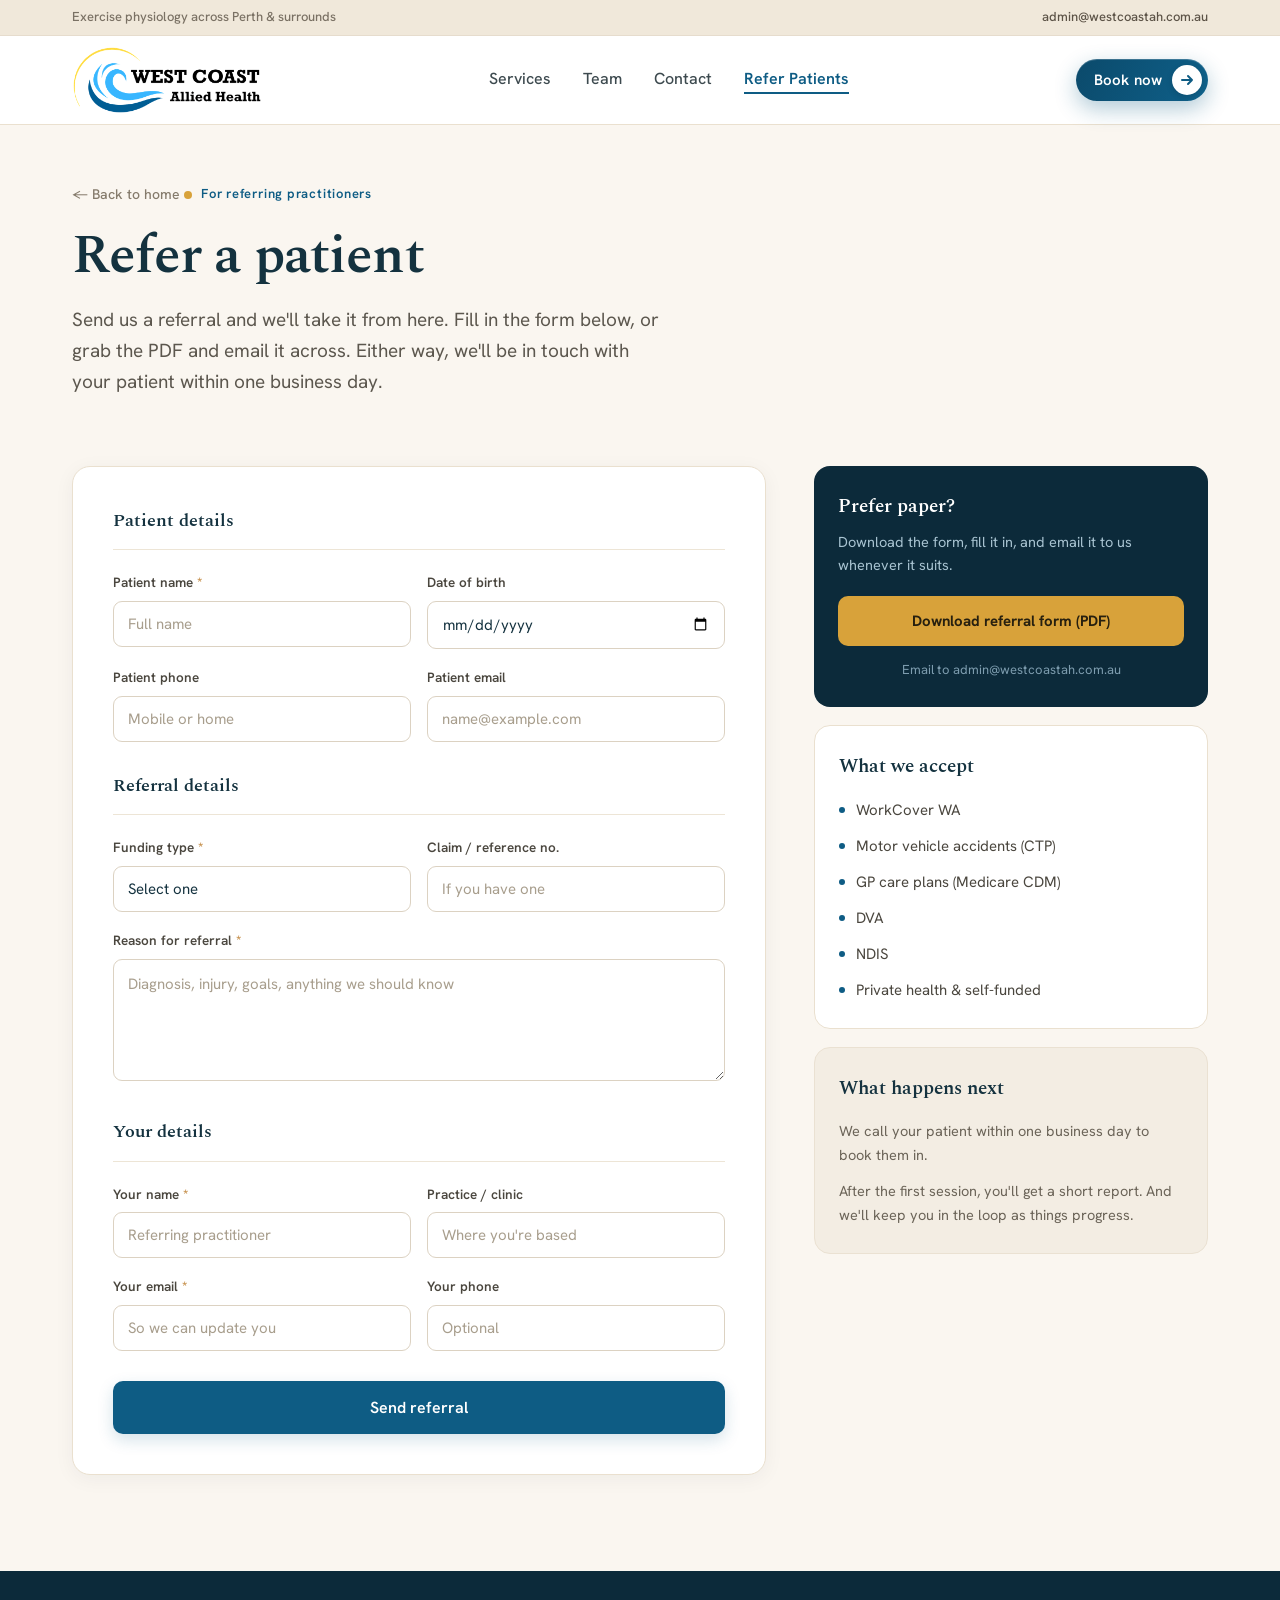
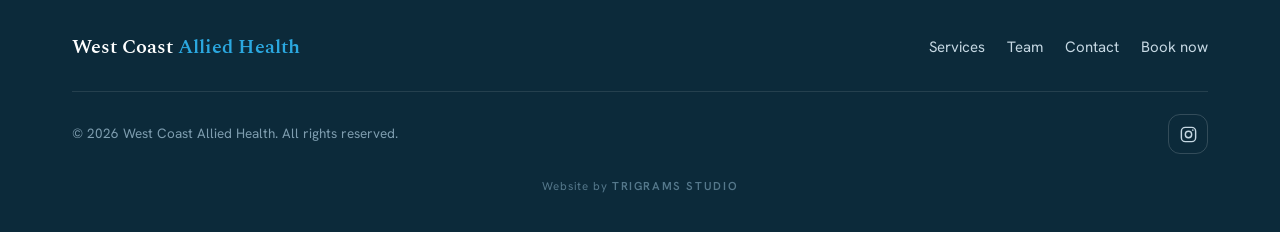
<file: refer.html>
<!DOCTYPE html>
<html lang="en">
<head>
<meta charset="utf-8">
<meta name="viewport" content="width=device-width, initial-scale=1">
<title>Refer a Patient | West Coast Allied Health</title>
<meta name="description" content="Refer a patient to West Coast Allied Health. Fill in the form and we'll see your patient within one business day.">
<link rel="preconnect" href="https://fonts.googleapis.com">
<link rel="preconnect" href="https://fonts.gstatic.com" crossorigin>
<link href="https://fonts.googleapis.com/css2?family=Spectral:wght@400;500;600;700&family=Hanken+Grotesk:wght@400;500;600;700&display=swap" rel="stylesheet">
<style>
  *{box-sizing:border-box;}
  html{scroll-behavior:smooth;scroll-padding-top:110px;-webkit-text-size-adjust:100%;}
  body{margin:0;font-family:'Hanken Grotesk',system-ui,sans-serif;color:#14323F;background:#FAF6F0;line-height:1.6;overflow-x:clip;}
  ::selection{background:#E7D8BF;}

  /* ── HEADER ── */
  #site-header{position:sticky;top:0;z-index:100;background:#fff;transition:box-shadow .3s ease;}
  #site-header.scrolled{box-shadow:0 4px 28px rgba(20,40,55,.1);}

  #topbar{background:#F0E8DA;border-bottom:1px solid #E6DCCD;overflow:hidden;max-height:38px;opacity:1;transition:max-height .35s ease,opacity .3s ease;}
  #site-header.scrolled #topbar{max-height:0;opacity:0;}
  .topbar-inner{display:flex;}
  @media(max-width:620px){.topbar-inner{justify-content:center;}.topbar-loc{display:none;}}

  #nav-bar{border-bottom:1px solid #EAE0CF;}
  .nav-inner{max-width:1180px;margin:0 auto;padding:0 22px;display:flex;align-items:center;justify-content:space-between;height:88px;gap:16px;}

  .nav-links{display:flex;align-items:center;gap:clamp(20px,2.5vw,38px);}
  .nav-link{text-decoration:none;color:#3D4A4F;font-weight:500;font-size:16px;transition:color .15s ease;position:relative;padding-bottom:3px;}
  .nav-link::after{content:'';position:absolute;bottom:0;left:0;right:0;height:2px;background:#0E5C84;transform:scaleX(0);transform-origin:left;transition:transform .2s ease;}
  .nav-link:hover{color:#0E5C84;}
  .nav-link:hover::after,.nav-link.active::after{transform:scaleX(1);}
  .nav-link.active{color:#0E5C84;font-weight:600;}


  .nav-burger{display:none;flex-direction:column;justify-content:center;gap:5px;width:42px;height:42px;border:1px solid #DDD3C2;border-radius:9px;background:#FAF6F0;cursor:pointer;padding:0;transition:background .15s ease;}
  .nav-burger:hover{background:#F3ECE0;}
  .burger-bar{display:block;width:18px;height:2px;background:#14323F;border-radius:2px;margin:0 auto;transition:transform .25s cubic-bezier(.4,0,.2,1),opacity .2s ease;}
  #burger-btn[aria-expanded="true"] .burger-bar:nth-child(1){transform:translateY(7px) rotate(45deg);}
  #burger-btn[aria-expanded="true"] .burger-bar:nth-child(2){opacity:0;transform:scaleX(0);}
  #burger-btn[aria-expanded="true"] .burger-bar:nth-child(3){transform:translateY(-7px) rotate(-45deg);}

  #mobile-menu{display:none;flex-direction:column;background:#fff;overflow:hidden;max-height:0;transition:max-height .38s cubic-bezier(.4,0,.2,1);}
  #mobile-menu.open{max-height:380px;}
  .mobile-link{display:block;text-decoration:none;color:#3D4A4F;font-weight:600;font-size:17px;padding:15px 22px;border-top:1px solid #F1EADD;transition:color .15s ease,background .15s ease;}
  .mobile-link:hover{color:#0E5C84;background:#FAF6F0;}
  .mobile-link.active{color:#0E5C84;}
  .mobile-book-wrap{padding:16px 22px 24px;border-top:1px solid #F1EADD;}

  @media(max-width:880px){
    .nav-links{display:none;}
    .nav-burger{display:flex;}
    .nav-book-btn{display:none;}
    #mobile-menu{display:flex;}
  }

  /* ── LAYOUT ── */
  .refer-grid{grid-template-columns:1.5fr 0.85fr;}
  @media(max-width:900px){.refer-grid{grid-template-columns:1fr;}}

  .field-row{grid-template-columns:1fr 1fr;}
  @media(max-width:520px){.field-row{grid-template-columns:1fr;}}

  /* ── SCROLL REVEAL ── */
  .reveal{opacity:0;transform:translateY(28px);}
  .reveal.in-view{opacity:1;transform:translateY(0);transition:opacity .8s cubic-bezier(.16,.8,.24,1),transform .8s cubic-bezier(.16,.8,.24,1);}
  .reveal-item{opacity:0;transform:translateY(20px);transition:opacity .6s cubic-bezier(.16,.8,.24,1),transform .6s cubic-bezier(.16,.8,.24,1);}
  .reveal.in-view .reveal-item{opacity:1;transform:translateY(0);}
  .reveal.in-view .reveal-item:nth-child(1){transition-delay:.05s;}
  .reveal.in-view .reveal-item:nth-child(2){transition-delay:.14s;}
  .reveal.in-view .reveal-item:nth-child(3){transition-delay:.23s;}
  .reveal.in-view .reveal-item:nth-child(4){transition-delay:.32s;}
  .reveal.in-view .reveal-item:nth-child(5){transition-delay:.41s;}
  .reveal.in-view .reveal-item:nth-child(6){transition-delay:.5s;}
  @media(prefers-reduced-motion:reduce){.reveal,.reveal-item{opacity:1!important;transform:none!important;transition:none!important;}}

  /* ── INTERACTIVE CARD LIFT ── */
  .card-lift{transition:transform .28s cubic-bezier(.16,.8,.24,1),box-shadow .28s ease,border-color .28s ease;}
  .card-lift:hover{transform:translateY(-5px);box-shadow:0 16px 32px rgba(20,40,55,.1);border-color:#D9CBAE;}

  /* ── FORMS ── */
  input:focus,select:focus,textarea:focus{border-color:#0E5C84!important;box-shadow:0 0 0 3px rgba(14,92,132,.12)!important;outline:none;}
  input::placeholder,textarea::placeholder{color:#A89E8D;}

  /* ── HOVER UTILITIES ── */
  a.h-blue:hover{color:#0E5C84 !important;}
  a.h-white:hover{color:#fff !important;}
  a.h-back:hover{color:#0E5C84 !important;}
  a.h-pdf:hover{filter:brightness(1.05);transform:translateY(-1px);}
  a.h-social:hover{background:rgba(255,255,255,.08) !important;}
  button.h-submit:hover{background:#0B4A6B !important;transform:translateY(-1px);box-shadow:0 12px 24px rgba(14,92,132,.24) !important;}
  button.h-reset:hover{background:#F3ECE0 !important;border-color:#0E5C84 !important;}
</style>
<link rel="stylesheet" href="assets/fx.css">
</head>
<body>
<div id="top" style="min-height:100vh;display:flex;flex-direction:column;">

<!-- ============ SITE HEADER ============ -->
<header id="site-header">
  <div id="topbar">
    <div class="topbar-inner" style="max-width:1180px;margin:0 auto;padding:7px 22px;align-items:center;justify-content:space-between;gap:16px;font-size:13px;color:#7A7164;">
      <span class="topbar-loc" style="font-weight:500;">Exercise physiology across Perth &amp; surrounds</span>
      <a href="mailto:admin@westcoastah.com.au" class="h-back" style="color:#5C5347;text-decoration:none;font-weight:500;transition:color .15s ease;">admin@westcoastah.com.au</a>
    </div>
  </div>
  <div id="nav-bar">
    <div class="nav-inner">
      <a href="index.html" style="display:flex;align-items:center;text-decoration:none;flex-shrink:0;">
        <img src="assets/logo-nav.png" alt="West Coast Allied Health" style="height:68px;width:auto;display:block;" />
      </a>
      <nav class="nav-links" aria-label="Site navigation">
        <a href="index.html#services" class="nav-link">Services</a>
        <a href="index.html#team" class="nav-link">Team</a>
        <a href="index.html#contact" class="nav-link">Contact</a>
        <a href="refer.html" class="nav-link active">Refer Patients</a>
      </nav>
      <div style="display:flex;align-items:center;gap:10px;">
        <a href="https://www.halaxy.com/book/appointment/west-coast-allied-health-yanchep/location/1312497" target="_blank" rel="noopener" class="nav-book-btn btn-book bb-sm">Book now<span class="bb-icon" aria-hidden="true"><svg viewBox="0 0 16 16" fill="none" stroke="currentColor" stroke-width="2" stroke-linecap="round" stroke-linejoin="round"><path d="M3 8h10M9 4l4 4-4 4"/></svg></span></a>
        <button id="burger-btn" aria-label="Open menu" aria-expanded="false" class="nav-burger">
          <span class="burger-bar"></span>
          <span class="burger-bar"></span>
          <span class="burger-bar"></span>
        </button>
      </div>
    </div>
  </div>
  <div id="mobile-menu" aria-hidden="true">
    <a href="index.html#services" class="mobile-link">Services</a>
    <a href="index.html#team" class="mobile-link">Team</a>
    <a href="index.html#contact" class="mobile-link">Contact</a>
    <a href="refer.html" class="mobile-link active">Refer Patients</a>
    <div class="mobile-book-wrap">
      <a href="https://www.halaxy.com/book/appointment/west-coast-allied-health-yanchep/location/1312497" target="_blank" rel="noopener" class="mobile-book-link btn-book bb-block">Book now<span class="bb-icon" aria-hidden="true"><svg viewBox="0 0 16 16" fill="none" stroke="currentColor" stroke-width="2" stroke-linecap="round" stroke-linejoin="round"><path d="M3 8h10M9 4l4 4-4 4"/></svg></span></a>
    </div>
  </div>
</header>

<!-- ============ HERO ============ -->
<section style="background:#FAF6F0;">
  <div class="reveal" style="max-width:1180px;margin:0 auto;padding:clamp(30px,4.5vw,56px) 22px clamp(20px,3vw,32px);">
    <a href="index.html" class="h-back" style="display:inline-flex;align-items:center;gap:7px;text-decoration:none;color:#857B6C;font-size:14px;font-weight:500;margin-bottom:22px;transition:color .15s ease;">&larr;&nbsp;Back to home</a>
    <div style="display:inline-flex;align-items:center;gap:9px;margin-bottom:16px;">
      <span style="width:8px;height:8px;border-radius:50%;background:#D8A23A;display:block;"></span>
      <span style="font-size:13px;font-weight:600;letter-spacing:.06em;color:#0E5C84;">For referring practitioners</span>
    </div>
    <h1 style="font-family:'Spectral',Georgia,serif;font-weight:600;font-size:clamp(34px,4.8vw,54px);line-height:1.08;letter-spacing:-0.015em;margin:0 0 18px;color:#14323F;max-width:740px;text-wrap:balance;">Refer a patient</h1>
    <p style="font-size:clamp(16.5px,1.5vw,19px);line-height:1.65;color:#5C574E;margin:0;max-width:600px;text-wrap:pretty;">Send us a referral and we'll take it from here. Fill in the form below, or grab the PDF and email it across. Either way, we'll be in touch with your patient within one business day.</p>
  </div>
</section>

<!-- ============ MAIN ============ -->
<section style="background:#FAF6F0;flex:1;">
  <div class="refer-grid" style="max-width:1180px;margin:0 auto;padding:clamp(20px,3vw,36px) 22px clamp(56px,8vw,96px);display:grid;gap:clamp(28px,4vw,48px);align-items:start;">

    <!-- FORM CARD -->
    <div class="reveal" style="background:#fff;border:1px solid #EAE0CF;border-radius:18px;padding:clamp(24px,3.5vw,40px);box-shadow:0 4px 20px rgba(20,40,55,.05);">
      <div id="form-view">
        <form id="referral-form" novalidate>
          <!-- Patient details -->
          <div style="font-family:'Spectral',Georgia,serif;font-weight:600;font-size:18px;color:#14323F;padding-bottom:14px;margin-bottom:22px;border-bottom:1px solid #EDE5D6;">Patient details</div>
          <div class="field-row" style="display:grid;gap:16px;margin-bottom:18px;">
            <div><label style="display:block;font-size:13.5px;font-weight:600;color:#4A463E;margin-bottom:7px;">Patient name <span style="color:#C0853A;">*</span></label><input name="patient_name" required placeholder="Full name" style="width:100%;padding:12px 14px;border:1px solid #DCD2C2;border-radius:9px;background:#fff;font-family:inherit;font-size:15px;color:#14323F;transition:border-color .15s ease,box-shadow .15s ease;" /></div>
            <div><label style="display:block;font-size:13.5px;font-weight:600;color:#4A463E;margin-bottom:7px;">Date of birth</label><input name="patient_dob" type="date" style="width:100%;padding:12px 14px;border:1px solid #DCD2C2;border-radius:9px;background:#fff;font-family:inherit;font-size:15px;color:#14323F;transition:border-color .15s ease,box-shadow .15s ease;" /></div>
          </div>
          <div class="field-row" style="display:grid;gap:16px;margin-bottom:30px;">
            <div><label style="display:block;font-size:13.5px;font-weight:600;color:#4A463E;margin-bottom:7px;">Patient phone</label><input name="patient_phone" type="tel" placeholder="Mobile or home" style="width:100%;padding:12px 14px;border:1px solid #DCD2C2;border-radius:9px;background:#fff;font-family:inherit;font-size:15px;color:#14323F;transition:border-color .15s ease,box-shadow .15s ease;" /></div>
            <div><label style="display:block;font-size:13.5px;font-weight:600;color:#4A463E;margin-bottom:7px;">Patient email</label><input name="patient_email" type="email" placeholder="name@example.com" style="width:100%;padding:12px 14px;border:1px solid #DCD2C2;border-radius:9px;background:#fff;font-family:inherit;font-size:15px;color:#14323F;transition:border-color .15s ease,box-shadow .15s ease;" /></div>
          </div>

          <!-- Referral details -->
          <div style="font-family:'Spectral',Georgia,serif;font-weight:600;font-size:18px;color:#14323F;padding-bottom:14px;margin-bottom:22px;border-bottom:1px solid #EDE5D6;">Referral details</div>
          <div class="field-row" style="display:grid;gap:16px;margin-bottom:18px;">
            <div><label style="display:block;font-size:13.5px;font-weight:600;color:#4A463E;margin-bottom:7px;">Funding type <span style="color:#C0853A;">*</span></label>
              <select name="referral_type" required style="width:100%;padding:12px 14px;border:1px solid #DCD2C2;border-radius:9px;background:#fff;font-family:inherit;font-size:15px;color:#14323F;transition:border-color .15s ease,box-shadow .15s ease;appearance:none;">
                <option value="">Select one</option>
                <option>WorkCover WA</option>
                <option>Motor vehicle accident (CTP)</option>
                <option>GP care plan (Medicare CDM)</option>
                <option>DVA</option>
                <option>NDIS</option>
                <option>Private health / self-funded</option>
                <option>Not sure yet</option>
              </select>
            </div>
            <div><label style="display:block;font-size:13.5px;font-weight:600;color:#4A463E;margin-bottom:7px;">Claim / reference no.</label><input name="claim_number" placeholder="If you have one" style="width:100%;padding:12px 14px;border:1px solid #DCD2C2;border-radius:9px;background:#fff;font-family:inherit;font-size:15px;color:#14323F;transition:border-color .15s ease,box-shadow .15s ease;" /></div>
          </div>
          <div style="margin-bottom:30px;"><label style="display:block;font-size:13.5px;font-weight:600;color:#4A463E;margin-bottom:7px;">Reason for referral <span style="color:#C0853A;">*</span></label><textarea name="reason" required rows="4" placeholder="Diagnosis, injury, goals, anything we should know" style="width:100%;padding:12px 14px;border:1px solid #DCD2C2;border-radius:9px;background:#fff;font-family:inherit;font-size:15px;color:#14323F;line-height:1.6;resize:vertical;transition:border-color .15s ease,box-shadow .15s ease;"></textarea></div>

          <!-- Referrer details -->
          <div style="font-family:'Spectral',Georgia,serif;font-weight:600;font-size:18px;color:#14323F;padding-bottom:14px;margin-bottom:22px;border-bottom:1px solid #EDE5D6;">Your details</div>
          <div class="field-row" style="display:grid;gap:16px;margin-bottom:18px;">
            <div><label style="display:block;font-size:13.5px;font-weight:600;color:#4A463E;margin-bottom:7px;">Your name <span style="color:#C0853A;">*</span></label><input name="referrer_name" required placeholder="Referring practitioner" style="width:100%;padding:12px 14px;border:1px solid #DCD2C2;border-radius:9px;background:#fff;font-family:inherit;font-size:15px;color:#14323F;transition:border-color .15s ease,box-shadow .15s ease;" /></div>
            <div><label style="display:block;font-size:13.5px;font-weight:600;color:#4A463E;margin-bottom:7px;">Practice / clinic</label><input name="referrer_practice" placeholder="Where you're based" style="width:100%;padding:12px 14px;border:1px solid #DCD2C2;border-radius:9px;background:#fff;font-family:inherit;font-size:15px;color:#14323F;transition:border-color .15s ease,box-shadow .15s ease;" /></div>
          </div>
          <div class="field-row" style="display:grid;gap:16px;margin-bottom:30px;">
            <div><label style="display:block;font-size:13.5px;font-weight:600;color:#4A463E;margin-bottom:7px;">Your email <span style="color:#C0853A;">*</span></label><input name="referrer_email" type="email" required placeholder="So we can update you" style="width:100%;padding:12px 14px;border:1px solid #DCD2C2;border-radius:9px;background:#fff;font-family:inherit;font-size:15px;color:#14323F;transition:border-color .15s ease,box-shadow .15s ease;" /></div>
            <div><label style="display:block;font-size:13.5px;font-weight:600;color:#4A463E;margin-bottom:7px;">Your phone</label><input name="referrer_phone" type="tel" placeholder="Optional" style="width:100%;padding:12px 14px;border:1px solid #DCD2C2;border-radius:9px;background:#fff;font-family:inherit;font-size:15px;color:#14323F;transition:border-color .15s ease,box-shadow .15s ease;" /></div>
          </div>

          <div id="form-error" style="display:none;background:#FEF2F2;border:1px solid #FECACA;border-radius:9px;padding:12px 14px;font-size:14px;color:#B91C1C;margin-bottom:16px;text-wrap:pretty;"></div>
          <input type="hidden" name="_subject" id="form-subject" value="Patient referral" />
          <button type="submit" id="submit-btn" class="h-submit" style="width:100%;display:flex;align-items:center;justify-content:center;gap:9px;background:#0E5C84;color:#fff;padding:16px 24px;border:none;border-radius:10px;font-family:inherit;font-weight:600;font-size:16px;cursor:pointer;box-shadow:0 6px 16px rgba(14,92,132,.18);transition:background .2s ease,transform .15s ease,box-shadow .2s ease;">Send referral</button>
        </form>
      </div>

      <div id="success-view" style="display:none;text-align:center;padding:clamp(20px,4vw,44px) 4px;">
        <div style="width:60px;height:60px;border-radius:50%;background:#E8F2EC;border:1px solid #BFE0CD;display:flex;align-items:center;justify-content:center;margin:0 auto 24px;"><span style="width:20px;height:11px;border:3px solid #2E8B57;border-top:none;border-right:none;transform:rotate(-45deg);margin-top:-4px;display:block;"></span></div>
        <h2 style="font-family:'Spectral',Georgia,serif;font-weight:600;font-size:26px;color:#14323F;margin:0 0 12px;">Referral received</h2>
        <p style="font-size:16px;line-height:1.65;color:#5C574E;margin:0 auto 8px;max-width:420px;text-wrap:pretty;">We'll call your patient within one business day to book them in, and we'll keep you in the loop as things progress.</p>
        <p style="font-size:14.5px;line-height:1.6;color:#857B6C;margin:0 auto 28px;max-width:420px;text-wrap:pretty;">Prefer to contact us directly? Email <a href="mailto:admin@westcoastah.com.au" style="color:#0E5C84;font-weight:600;text-decoration:none;">admin@westcoastah.com.au</a>.</p>
        <button id="reset-btn" class="h-reset" style="display:inline-flex;align-items:center;gap:8px;background:transparent;color:#0E5C84;padding:12px 22px;border:1px solid #CDBFA6;border-radius:10px;font-family:inherit;font-weight:600;font-size:15px;cursor:pointer;transition:background .2s ease,border-color .2s ease;">Send another referral</button>
      </div>
    </div>

    <!-- SIDEBAR -->
    <div class="reveal" style="display:flex;flex-direction:column;gap:18px;">
      <div class="reveal-item card-lift" style="background:#0C2A3A;border-radius:16px;padding:26px 24px;">
        <h3 style="font-family:'Spectral',Georgia,serif;font-weight:600;font-size:19px;color:#fff;margin:0 0 8px;">Prefer paper?</h3>
        <p style="font-size:14.5px;line-height:1.6;color:#A9C4D2;margin:0 0 20px;text-wrap:pretty;">Download the form, fill it in, and email it to us whenever it suits.</p>
        <a href="#" class="h-pdf" style="display:flex;align-items:center;justify-content:center;gap:9px;background:#D8A23A;color:#27200F;padding:13px 20px;border-radius:10px;font-weight:700;font-size:15px;text-decoration:none;transition:filter .2s ease,transform .15s ease;">Download referral form (PDF)</a>
        <p style="font-size:13px;color:#7E9DAF;margin:14px 0 0;text-align:center;">Email to admin@westcoastah.com.au</p>
      </div>

      <div class="reveal-item card-lift" style="background:#fff;border:1px solid #EAE0CF;border-radius:16px;padding:26px 24px;">
        <h3 style="font-family:'Spectral',Georgia,serif;font-weight:600;font-size:19px;color:#14323F;margin:0 0 16px;">What we accept</h3>
        <div style="display:flex;flex-direction:column;gap:12px;">
          <div style="display:flex;align-items:center;gap:11px;font-size:15px;color:#4A463E;"><span style="width:6px;height:6px;border-radius:50%;background:#0E5C84;flex-shrink:0;display:block;"></span>WorkCover WA</div>
          <div style="display:flex;align-items:center;gap:11px;font-size:15px;color:#4A463E;"><span style="width:6px;height:6px;border-radius:50%;background:#0E5C84;flex-shrink:0;display:block;"></span>Motor vehicle accidents (CTP)</div>
          <div style="display:flex;align-items:center;gap:11px;font-size:15px;color:#4A463E;"><span style="width:6px;height:6px;border-radius:50%;background:#0E5C84;flex-shrink:0;display:block;"></span>GP care plans (Medicare CDM)</div>
          <div style="display:flex;align-items:center;gap:11px;font-size:15px;color:#4A463E;"><span style="width:6px;height:6px;border-radius:50%;background:#0E5C84;flex-shrink:0;display:block;"></span>DVA</div>
          <div style="display:flex;align-items:center;gap:11px;font-size:15px;color:#4A463E;"><span style="width:6px;height:6px;border-radius:50%;background:#0E5C84;flex-shrink:0;display:block;"></span>NDIS</div>
          <div style="display:flex;align-items:center;gap:11px;font-size:15px;color:#4A463E;"><span style="width:6px;height:6px;border-radius:50%;background:#0E5C84;flex-shrink:0;display:block;"></span>Private health &amp; self-funded</div>
        </div>
      </div>

      <div class="reveal-item card-lift" style="background:#F3EDE3;border:1px solid #EAE1D2;border-radius:16px;padding:26px 24px;">
        <h3 style="font-family:'Spectral',Georgia,serif;font-weight:600;font-size:19px;color:#14323F;margin:0 0 14px;">What happens next</h3>
        <p style="font-size:14.5px;line-height:1.66;color:#6B6458;margin:0 0 12px;text-wrap:pretty;">We call your patient within one business day to book them in.</p>
        <p style="font-size:14.5px;line-height:1.66;color:#6B6458;margin:0;text-wrap:pretty;">After the first session, you'll get a short report. And we'll keep you in the loop as things progress.</p>
      </div>
    </div>
  </div>
</section>

<!-- ============ FOOTER ============ -->
<footer style="background:#0C2A3A;color:#fff;">
  <div style="max-width:1180px;margin:0 auto;padding:clamp(40px,5vw,60px) 22px clamp(26px,3vw,34px);">
    <div style="display:flex;flex-wrap:wrap;gap:20px;justify-content:space-between;align-items:center;">
      <div style="font-family:'Spectral',Georgia,serif;font-weight:600;font-size:20px;color:#fff;">West Coast<span style="color:#2BA8E0;"> Allied Health</span></div>
      <div style="display:flex;flex-wrap:wrap;gap:22px;font-size:15px;">
        <a href="index.html#services" class="h-white" style="text-decoration:none;color:#C6D8E3;transition:color .15s ease;">Services</a>
        <a href="index.html#team" class="h-white" style="text-decoration:none;color:#C6D8E3;transition:color .15s ease;">Team</a>
        <a href="index.html#contact" class="h-white" style="text-decoration:none;color:#C6D8E3;transition:color .15s ease;">Contact</a>
        <a href="https://www.halaxy.com/book/appointment/west-coast-allied-health-yanchep/location/1312497" target="_blank" rel="noopener" class="h-white" style="text-decoration:none;color:#C6D8E3;transition:color .15s ease;">Book now</a>
      </div>
    </div>
    <div class="footer-bottom" style="margin-top:28px;padding-top:22px;">
      <span style="font-size:13.5px;color:#7E9DAF;">&copy; <span id="year"></span> West Coast Allied Health. All rights reserved.</span>
      <div class="footer-socials"><a href="https://www.instagram.com/westcoastalliedhealth/" target="_blank" rel="noopener" aria-label="West Coast Allied Health on Instagram" class="social-btn"><svg viewBox="0 0 24 24" fill="none" stroke="currentColor" stroke-width="1.8" stroke-linecap="round" stroke-linejoin="round" aria-hidden="true"><rect x="3" y="3" width="18" height="18" rx="5"/><circle cx="12" cy="12" r="4"/><circle cx="17.5" cy="6.5" r="1" fill="currentColor" stroke="none"/></svg></a></div>
    </div>
    <div class="footer-credit"><a href="https://trigrams.studio" target="_blank" rel="noopener" class="site-credit">Website by <span>TRIGRAMS STUDIO</span></a></div>
  </div>
</footer>

</div>

<script src="assets/reveal.js" defer></script>
<script src="assets/fx.js" defer></script>
<script>
  document.getElementById('year').textContent = new Date().getFullYear();

  // Header scroll state
  const siteHeader = document.getElementById('site-header');
  let raf;
  window.addEventListener('scroll', () => {
    if (raf) return;
    raf = requestAnimationFrame(() => { raf = null; siteHeader.classList.toggle('scrolled', window.scrollY > 30); });
  }, { passive: true });

  // Mobile menu toggle
  const burgerBtn = document.getElementById('burger-btn');
  const mobileMenu = document.getElementById('mobile-menu');

  function setMenuOpen(open) {
    mobileMenu.classList.toggle('open', open);
    burgerBtn.setAttribute('aria-expanded', open ? 'true' : 'false');
    mobileMenu.setAttribute('aria-hidden', open ? 'false' : 'true');
  }

  burgerBtn.addEventListener('click', () => setMenuOpen(!mobileMenu.classList.contains('open')));
  document.querySelectorAll('.mobile-link').forEach(link => link.addEventListener('click', () => setMenuOpen(false)));
  document.addEventListener('keydown', e => { if (e.key === 'Escape') setMenuOpen(false); });

  // Referral form → Formspree
  document.getElementById('referral-form').addEventListener('submit', async function(e) {
    e.preventDefault();
    const fd = new FormData(this);
    const patientName = (fd.get('patient_name') || '').toString().trim();
    document.getElementById('form-subject').value = 'Patient referral: ' + (patientName || 'new patient');

    const submitBtn = document.getElementById('submit-btn');
    const errorEl = document.getElementById('form-error');
    errorEl.style.display = 'none';
    submitBtn.disabled = true;
    submitBtn.textContent = 'Sending…';

    try {
      const resp = await fetch('https://formspree.io/f/meebrjvz', {
        method: 'POST',
        body: new FormData(this),
        headers: { 'Accept': 'application/json' }
      });
      if (resp.ok) {
        document.getElementById('form-view').style.display = 'none';
        document.getElementById('success-view').style.display = 'block';
        try { window.scrollTo({ top: 0, behavior: 'smooth' }); } catch(_) {}
      } else {
        const data = await resp.json().catch(() => ({}));
        const msg = (data.errors || []).map(err => err.message).join(' ') ||
          'Something went wrong. Please try again or email admin@westcoastah.com.au directly.';
        errorEl.textContent = msg;
        errorEl.style.display = 'block';
      }
    } catch(_) {
      errorEl.textContent = 'Could not send — please check your connection and try again.';
      errorEl.style.display = 'block';
    } finally {
      submitBtn.disabled = false;
      submitBtn.textContent = 'Send referral';
    }
  });

  document.getElementById('reset-btn').addEventListener('click', () => {
    document.getElementById('referral-form').reset();
    document.getElementById('form-error').style.display = 'none';
    document.getElementById('success-view').style.display = 'none';
    document.getElementById('form-view').style.display = 'block';
  });
</script>
</body>
</html>
</file>
<file: assets/fx.css>
/* ── Cinematic + interactive layer (shared by all pages) ── */

/* Scroll progress bar */
#scroll-progress{position:fixed;top:0;left:0;right:0;height:3px;z-index:300;transform-origin:0 50%;transform:scaleX(0);background:linear-gradient(90deg,#E7B24A,#2BA8E0 55%,#0E5C84);pointer-events:none;}

/* Glass header once scrolled */
#site-header.scrolled{background:rgba(255,255,255,.86);-webkit-backdrop-filter:saturate(1.4) blur(14px);backdrop-filter:saturate(1.4) blur(14px);}

/* Softer, more cinematic scroll reveals */
.reveal{filter:blur(6px);}
.reveal.in-view{filter:none;transition:opacity .9s cubic-bezier(.16,.8,.24,1),transform .9s cubic-bezier(.16,.8,.24,1),filter .9s ease;}

/* ── Book button ── */
.btn-book{position:relative;display:inline-flex;align-items:center;gap:14px;padding:8px 8px 8px 24px;border-radius:999px;background:linear-gradient(115deg,#0B4A6B 0%,#0E5C84 40%,#1E93C8 100%);background-size:220% 100%;background-position:0 0;color:#fff!important;font-weight:600;font-size:16px;letter-spacing:.01em;text-decoration:none;white-space:nowrap;overflow:hidden;isolation:isolate;box-shadow:0 8px 22px rgba(14,92,132,.32),inset 0 1px 0 rgba(255,255,255,.2);transition:background-position .6s ease,box-shadow .35s ease,transform .3s cubic-bezier(.2,.8,.2,1);will-change:transform;}
.btn-book::before{content:'';position:absolute;top:0;bottom:0;left:-70%;width:45%;background:linear-gradient(100deg,transparent,rgba(255,255,255,.38),transparent);transform:skewX(-20deg);animation:bookShine 5s 1.8s ease-in-out infinite;z-index:-1;pointer-events:none;}
@keyframes bookShine{0%{left:-70%;}28%,100%{left:140%;}}
.btn-book .bb-icon{flex-shrink:0;width:36px;height:36px;border-radius:50%;background:#fff;color:#0E5C84;display:grid;place-items:center;box-shadow:0 2px 6px rgba(0,0,0,.15);transition:transform .45s cubic-bezier(.2,.8,.2,1),background .3s ease,color .3s ease;}
.btn-book .bb-icon svg{width:16px;height:16px;display:block;}
.btn-book:hover{background-position:100% 0;box-shadow:0 16px 34px rgba(14,92,132,.42),0 0 0 4px rgba(43,168,224,.2),inset 0 1px 0 rgba(255,255,255,.25);}
.btn-book:hover .bb-icon{transform:rotate(-45deg) scale(1.08);background:#E7B24A;color:#14323F;}
.btn-book:active .bb-icon{transform:rotate(-45deg) scale(.92);}
.btn-book:focus-visible{outline:3px solid #E7B24A;outline-offset:3px;}
.btn-book.bb-sm{font-size:15px;gap:10px;padding:6px 6px 6px 18px;}
.btn-book.bb-sm .bb-icon{width:30px;height:30px;}
.btn-book.bb-lg{font-size:17px;padding:9px 9px 9px 28px;}
.btn-book.bb-lg .bb-icon{width:42px;height:42px;}
.btn-book.bb-block{display:flex;justify-content:space-between;}
/* soft sonar ring to draw the eye on the hero */
.btn-book.bb-pulse{overflow:visible;}
.btn-book.bb-pulse::after{content:'';position:absolute;inset:0;border-radius:inherit;box-shadow:0 0 0 0 rgba(43,168,224,.55);animation:bookPulse 2.8s 2.6s ease-out infinite;pointer-events:none;}
.btn-book.bb-pulse::before{display:none;}
.btn-book.bb-pulse .bb-shine{position:absolute;inset:0;border-radius:inherit;overflow:hidden;z-index:-1;pointer-events:none;}
.btn-book.bb-pulse .bb-shine::before{content:'';position:absolute;top:0;bottom:0;left:-70%;width:45%;background:linear-gradient(100deg,transparent,rgba(255,255,255,.38),transparent);transform:skewX(-20deg);animation:bookShine 5s 1.8s ease-in-out infinite;}
@keyframes bookPulse{0%{box-shadow:0 0 0 0 rgba(43,168,224,.5);}70%,100%{box-shadow:0 0 0 18px rgba(43,168,224,0);}}

/* ── Hero headline: word-by-word cinematic reveal ── */
.hero-word{display:inline-block;opacity:0;transform:translateY(.45em);filter:blur(10px);animation:wordIn 1.1s cubic-bezier(.16,.8,.24,1) forwards;}
@keyframes wordIn{to{opacity:1;transform:none;filter:none;}}
.hero-fade{opacity:0;transform:translateY(18px);animation:wordIn 1s cubic-bezier(.16,.8,.24,1) forwards;}

/* ── About: stacked staff photos ── */
.about-stack{position:relative;aspect-ratio:5/4.6;}
.about-stack::before{content:'';position:absolute;width:62%;aspect-ratio:1;left:19%;top:12%;border-radius:50%;border:2px solid rgba(231,178,74,.55);transform:rotate(-20deg);clip-path:inset(0 0 45% 0);}
.as-photo{position:absolute;margin:0;width:56%;aspect-ratio:853/1000;border-radius:16px;overflow:hidden;background:#ECE3D5;box-shadow:0 22px 44px rgba(20,40,55,.2),0 4px 10px rgba(20,40,55,.08);border:6px solid #fff;transition:transform .7s cubic-bezier(.2,.8,.2,1),box-shadow .5s ease;will-change:transform;}
.as-photo img{width:100%;height:100%;object-fit:cover;object-position:center top;display:block;transition:transform 1.2s cubic-bezier(.2,.8,.2,1);}
.as-back{left:2%;top:0;--r:-4deg;transform:rotate(var(--r)) translateY(var(--py,0px));}
.as-front{right:2%;bottom:0;--r:3deg;transform:rotate(var(--r)) translateY(var(--py,0px));z-index:1;}
.about-stack:hover .as-back{transform:rotate(-7deg) translate(-14px,-8px);}
.about-stack:hover .as-front{transform:rotate(5deg) translate(14px,8px);}
.as-photo:hover img{transform:scale(1.05);}
.as-chip{position:absolute;left:4%;bottom:6%;z-index:2;display:inline-flex;align-items:center;gap:10px;background:rgba(255,255,255,.92);-webkit-backdrop-filter:blur(8px);backdrop-filter:blur(8px);border:1px solid #E6DCCD;border-radius:999px;padding:9px 16px 9px 10px;font-size:14px;font-weight:600;color:#14323F;text-decoration:none;box-shadow:0 10px 24px rgba(20,40,55,.14);transition:transform .3s ease,box-shadow .3s ease;}
.as-chip:hover{transform:translateY(-3px);box-shadow:0 16px 30px rgba(20,40,55,.18);}
.as-chip-faces{display:flex;}
.as-chip-faces img{width:28px;height:28px;border-radius:50%;object-fit:cover;object-position:center 12%;border:2px solid #fff;}
.as-chip-faces img+img{margin-left:-9px;}
.as-chip-arrow{color:#0E5C84;transition:transform .3s ease;}
.as-chip:hover .as-chip-arrow{transform:translateX(4px);}
.reveal .as-back{opacity:0;transform:rotate(-12deg) translate(-30px,30px);}
.reveal .as-front{opacity:0;transform:rotate(10deg) translate(30px,40px);}
.reveal.in-view .as-back{opacity:1;transform:rotate(var(--r)) translateY(var(--py,0px));transition:opacity 1s .15s ease,transform 1.2s .15s cubic-bezier(.16,.8,.24,1);}
.reveal.in-view .as-front{opacity:1;transform:rotate(var(--r)) translateY(var(--py,0px));transition:opacity 1s .35s ease,transform 1.2s .35s cubic-bezier(.16,.8,.24,1);}
.reveal.in-view .about-stack:hover .as-back{transform:rotate(-7deg) translate(-14px,-8px);transition:transform .7s cubic-bezier(.2,.8,.2,1);}
.reveal.in-view .about-stack:hover .as-front{transform:rotate(5deg) translate(14px,8px);transition:transform .7s cubic-bezier(.2,.8,.2,1);}

/* ── Team cards ── */
.team-card{position:relative;background:#fff;border:1px solid #EAE0CF;border-radius:18px;overflow:hidden;cursor:pointer;transition:transform .45s cubic-bezier(.2,.8,.2,1),box-shadow .45s ease,border-color .3s ease;}
.team-card:hover{transform:translateY(-6px);box-shadow:0 24px 48px rgba(20,40,55,.14);border-color:#D9CBAE;}
.team-photo{position:relative;aspect-ratio:4/3.8;background:#ECE3D5;overflow:hidden;}
.team-photo img{display:block;width:100%;height:100%;object-fit:cover;object-position:center top;transition:transform 1.2s cubic-bezier(.2,.8,.2,1);}
.team-card:hover .team-photo img{transform:scale(1.05);}
.team-photo::after{content:'';position:absolute;inset:0;background:linear-gradient(180deg,rgba(12,36,50,0) 55%,rgba(12,36,50,.55));opacity:0;transition:opacity .45s ease;}
.team-card:hover .team-photo::after{opacity:1;}
.team-view{position:absolute;left:50%;bottom:20px;z-index:1;transform:translate(-50%,12px);opacity:0;background:#fff;color:#14323F;font-size:14px;font-weight:600;padding:9px 18px;border-radius:999px;box-shadow:0 8px 20px rgba(0,0,0,.2);transition:opacity .4s ease,transform .45s cubic-bezier(.2,.8,.2,1);white-space:nowrap;}
.team-card:hover .team-view{opacity:1;transform:translate(-50%,0);}
.team-more{display:inline-flex;align-items:center;gap:8px;margin-top:16px;background:none;border:0;padding:0;font:inherit;font-size:15px;font-weight:600;color:#0E5C84;cursor:pointer;}
.team-more::after{content:'';position:absolute;inset:0;}
.team-more span{transition:transform .3s ease;}
.team-card:hover .team-more span{transform:translateX(5px);}
.team-more:focus-visible{outline:none;}
.team-card:has(.team-more:focus-visible){outline:3px solid #E7B24A;outline-offset:3px;}

/* ── Team modal ── */
.team-modal{border:0;padding:0;margin:auto;width:min(980px,calc(100% - 32px));max-height:calc(100% - 48px);border-radius:22px;background:#fff;color:#14323F;box-shadow:0 40px 100px rgba(8,24,34,.45);overflow:hidden;}
.team-modal::backdrop{background:rgba(8,24,34,.55);-webkit-backdrop-filter:blur(8px);backdrop-filter:blur(8px);}
.team-modal[open]{animation:modalIn .6s cubic-bezier(.16,.8,.24,1);}
.team-modal[open]::backdrop{animation:fadeIn .4s ease;}
.team-modal.closing{animation:modalOut .3s ease forwards;}
.team-modal.closing::backdrop{animation:fadeOut .3s ease forwards;}
@keyframes modalIn{from{opacity:0;transform:translateY(40px) scale(.96);}to{opacity:1;transform:none;}}
@keyframes modalOut{to{opacity:0;transform:translateY(20px) scale(.98);}}
@keyframes fadeIn{from{opacity:0;}}
@keyframes fadeOut{to{opacity:0;}}
.tm-grid{display:grid;grid-template-columns:.9fr 1.1fr;max-height:calc(100vh - 48px);}
.tm-photo{position:relative;background:#ECE3D5;min-height:100%;}
.tm-photo img{width:100%;height:100%;object-fit:cover;object-position:center top;display:block;animation:tmZoom 1.4s cubic-bezier(.16,.8,.24,1);}
@keyframes tmZoom{from{transform:scale(1.1);}}
.tm-body{padding:clamp(28px,4vw,48px);overflow-y:auto;}
.tm-body>*{animation:wordIn .8s cubic-bezier(.16,.8,.24,1) both;opacity:0;transform:translateY(14px);}
.tm-body>*:nth-child(2){animation-delay:.08s;}
.tm-body>*:nth-child(3){animation-delay:.16s;}
.tm-body>*:nth-child(4){animation-delay:.24s;}
.tm-body>*:nth-child(5){animation-delay:.32s;}
.tm-name{font-family:'Spectral',Georgia,serif;font-weight:600;font-size:clamp(28px,3.4vw,38px);line-height:1.1;margin:0 0 8px;}
.tm-role{font-size:13px;font-weight:600;letter-spacing:.06em;text-transform:uppercase;color:#0E5C84;margin-bottom:22px;}
.tm-bio p{font-size:16px;line-height:1.72;color:#5C574E;margin:0 0 14px;}
.tm-actions{margin-top:26px;}
.tm-close{position:absolute;top:14px;right:14px;z-index:2;width:42px;height:42px;border-radius:50%;border:0;background:rgba(255,255,255,.92);box-shadow:0 4px 14px rgba(0,0,0,.15);cursor:pointer;display:grid;place-items:center;transition:transform .3s ease,background .2s ease;}
.tm-close:hover{transform:rotate(90deg);background:#fff;}
.tm-close:focus{outline:none;}.tm-close:focus-visible{outline:3px solid #E7B24A;outline-offset:2px;}
.tm-close svg{width:16px;height:16px;}
@media(max-width:760px){
  .tm-grid{display:block;overflow-y:auto;}
  .tm-photo{height:min(92vw,440px);min-height:0;}
  .tm-body{overflow:visible;}
}
body.modal-open{overflow:hidden;}

/* ── Services rows ── */
.svc-row{position:relative;transition:transform .4s cubic-bezier(.2,.8,.2,1);}
.svc-row>span{transition:color .3s ease,transform .4s cubic-bezier(.2,.8,.2,1);}
.svc-row h3{transition:color .3s ease;}
.svc-row:hover>span{color:#0E5C84!important;transform:scale(1.25);}
.svc-row:hover h3{color:#0E5C84!important;}
.svc-row:hover{transform:translateX(8px);}

/* ── Drawn top-rules on cards ── */
.draw-rule{border-top-color:transparent!important;position:relative;}
.draw-rule::before{content:'';position:absolute;top:-2px;left:0;right:0;height:2px;background:var(--rule,#14323F);transform:scaleX(0);transform-origin:left;transition:transform 1s cubic-bezier(.16,.8,.24,1);}
.reveal.in-view .draw-rule::before{transform:scaleX(1);}
.reveal.in-view .draw-rule:nth-child(2)::before{transition-delay:.12s;}
.reveal.in-view .draw-rule:nth-child(3)::before{transition-delay:.24s;}
.reveal.in-view .draw-rule:nth-child(4)::before{transition-delay:.36s;}
.draw-rule:hover::before{background:linear-gradient(90deg,#0E5C84,#2BA8E0);}

/* ── Spotlight that follows the pointer on dark sections ── */
.spotlight{position:relative;}
.spotlight::after{content:'';position:absolute;inset:0;pointer-events:none;background:radial-gradient(520px circle at var(--sx,70%) var(--sy,30%),rgba(43,168,224,.16),transparent 60%);transition:background .1s linear;}

@media(prefers-reduced-motion:reduce){
  .reveal{filter:none!important;}
  .draw-rule::before{transform:scaleX(1)!important;transition:none!important;}
  .team-modal[open],.team-modal[open]::backdrop,.team-modal.closing,.tm-photo img{animation:none!important;}
  .hero-word,.hero-fade,.tm-body>*{animation:none!important;opacity:1!important;transform:none!important;filter:none!important;}
  .btn-book::before,.btn-book::after,.btn-book .bb-shine::before{animation:none!important;}
  .reveal .as-back,.reveal .as-front{opacity:1!important;}
}
@media(max-width:880px){.nav-book-btn.btn-book{display:none;}}

/* ── Footer: socials + studio credit ── */
.footer-bottom{margin-top:clamp(36px,4vw,52px);padding-top:24px;border-top:1px solid rgba(255,255,255,.1);display:flex;flex-wrap:wrap;gap:14px;justify-content:space-between;align-items:center;}
.footer-socials{display:flex;gap:10px;}
.social-btn{width:40px;height:40px;border-radius:12px;border:1px solid rgba(255,255,255,.16);color:#C6D8E3;display:grid;place-items:center;transition:background .25s ease,color .25s ease,border-color .25s ease,transform .3s cubic-bezier(.2,.8,.2,1);}
.social-btn svg{width:19px;height:19px;display:block;}
.social-btn:hover{background:#fff;color:#0C2A3A;border-color:#fff;transform:translateY(-3px);}
.social-btn:focus-visible{outline:3px solid #E7B24A;outline-offset:2px;}
.footer-credit{margin-top:18px;text-align:center;}
.site-credit{font-size:11.5px;letter-spacing:.08em;color:#55788B;text-decoration:none;transition:color .2s ease;}
.site-credit span{font-weight:600;letter-spacing:.14em;}
.site-credit:hover{color:#C6D8E3;}
</file>
